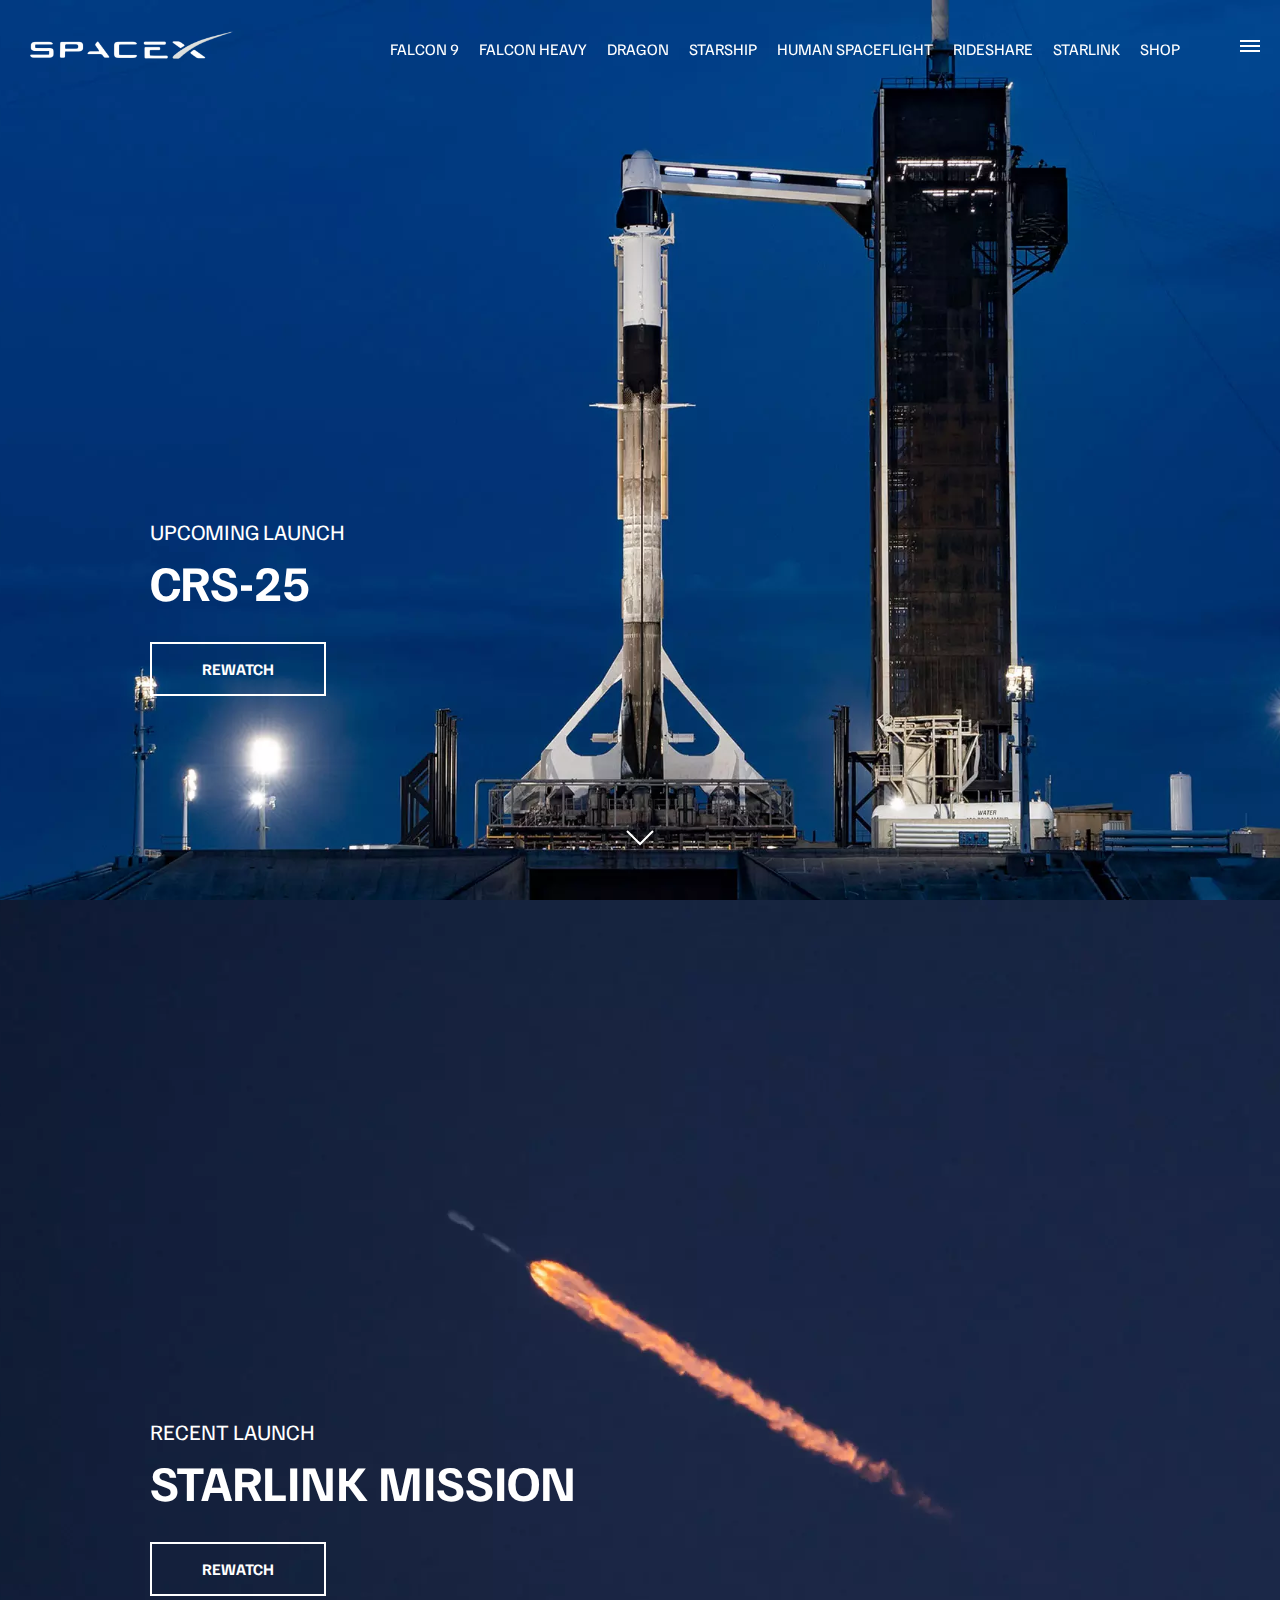
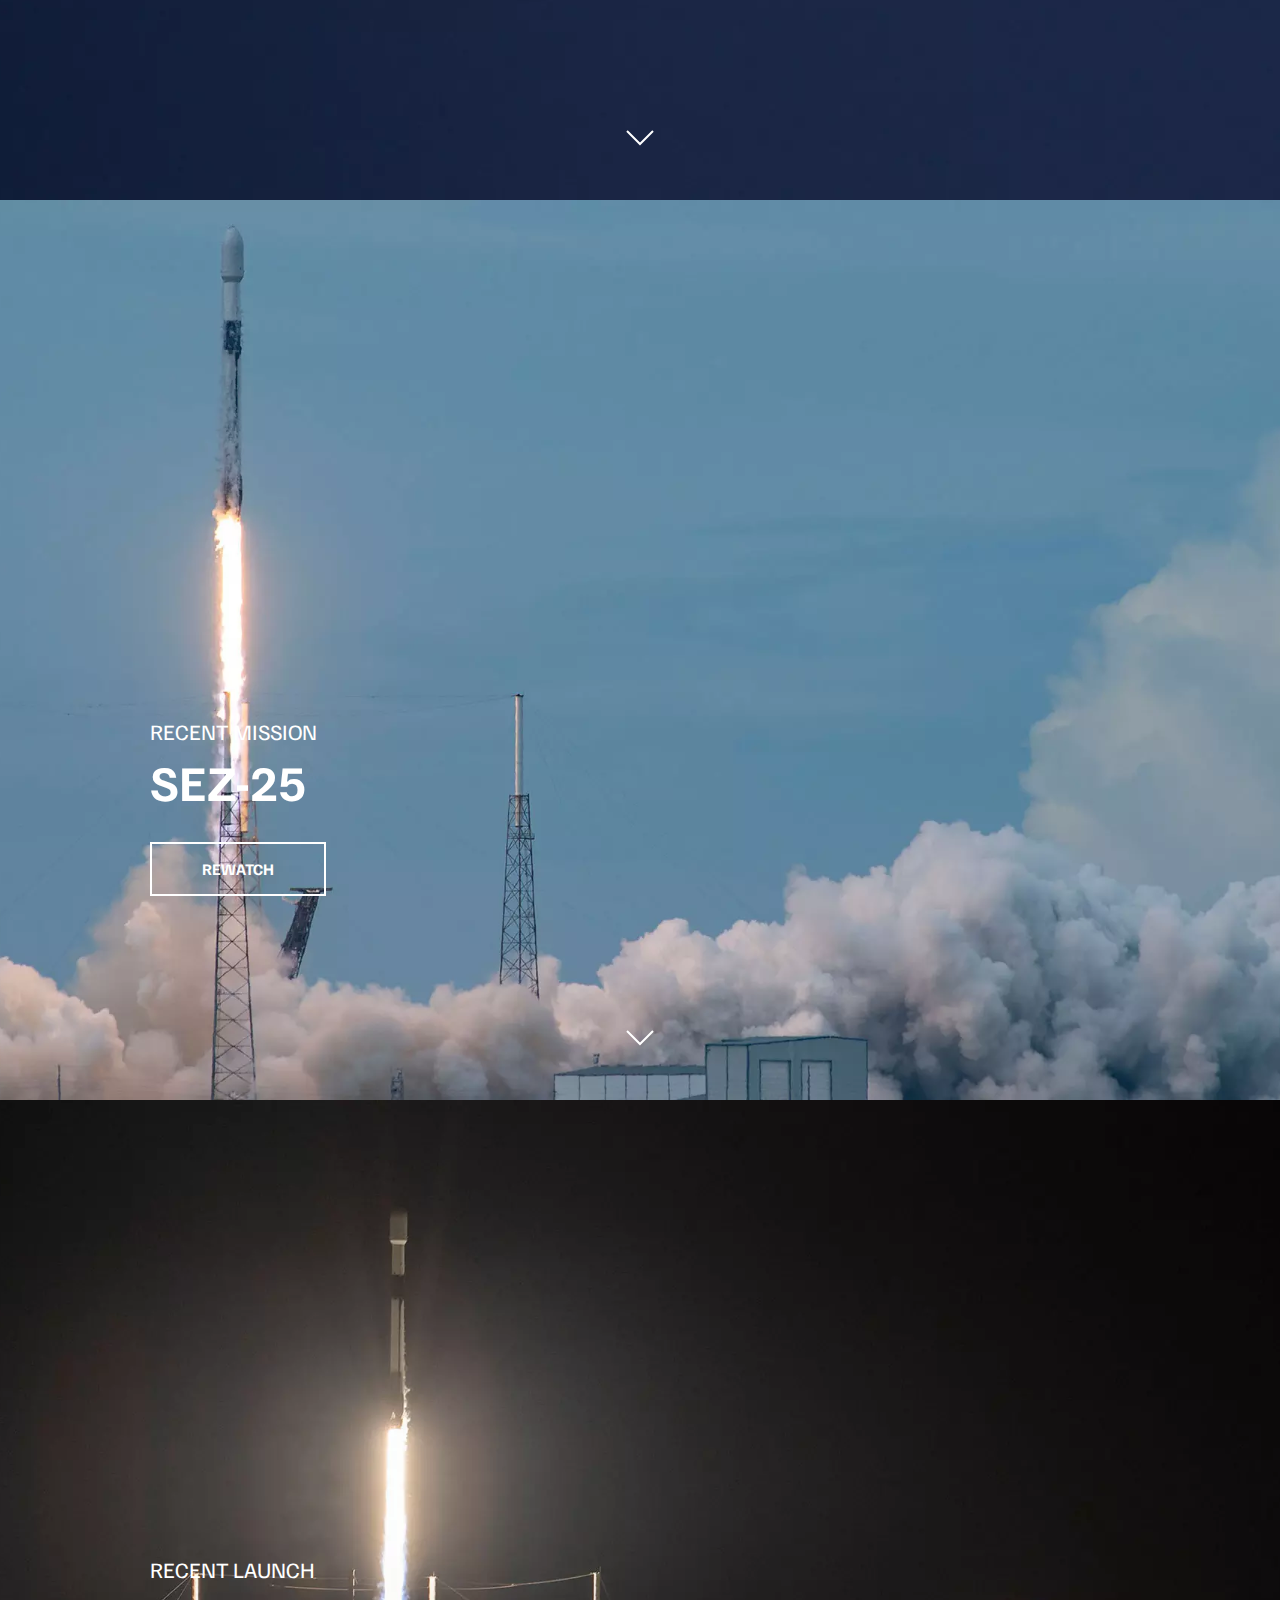
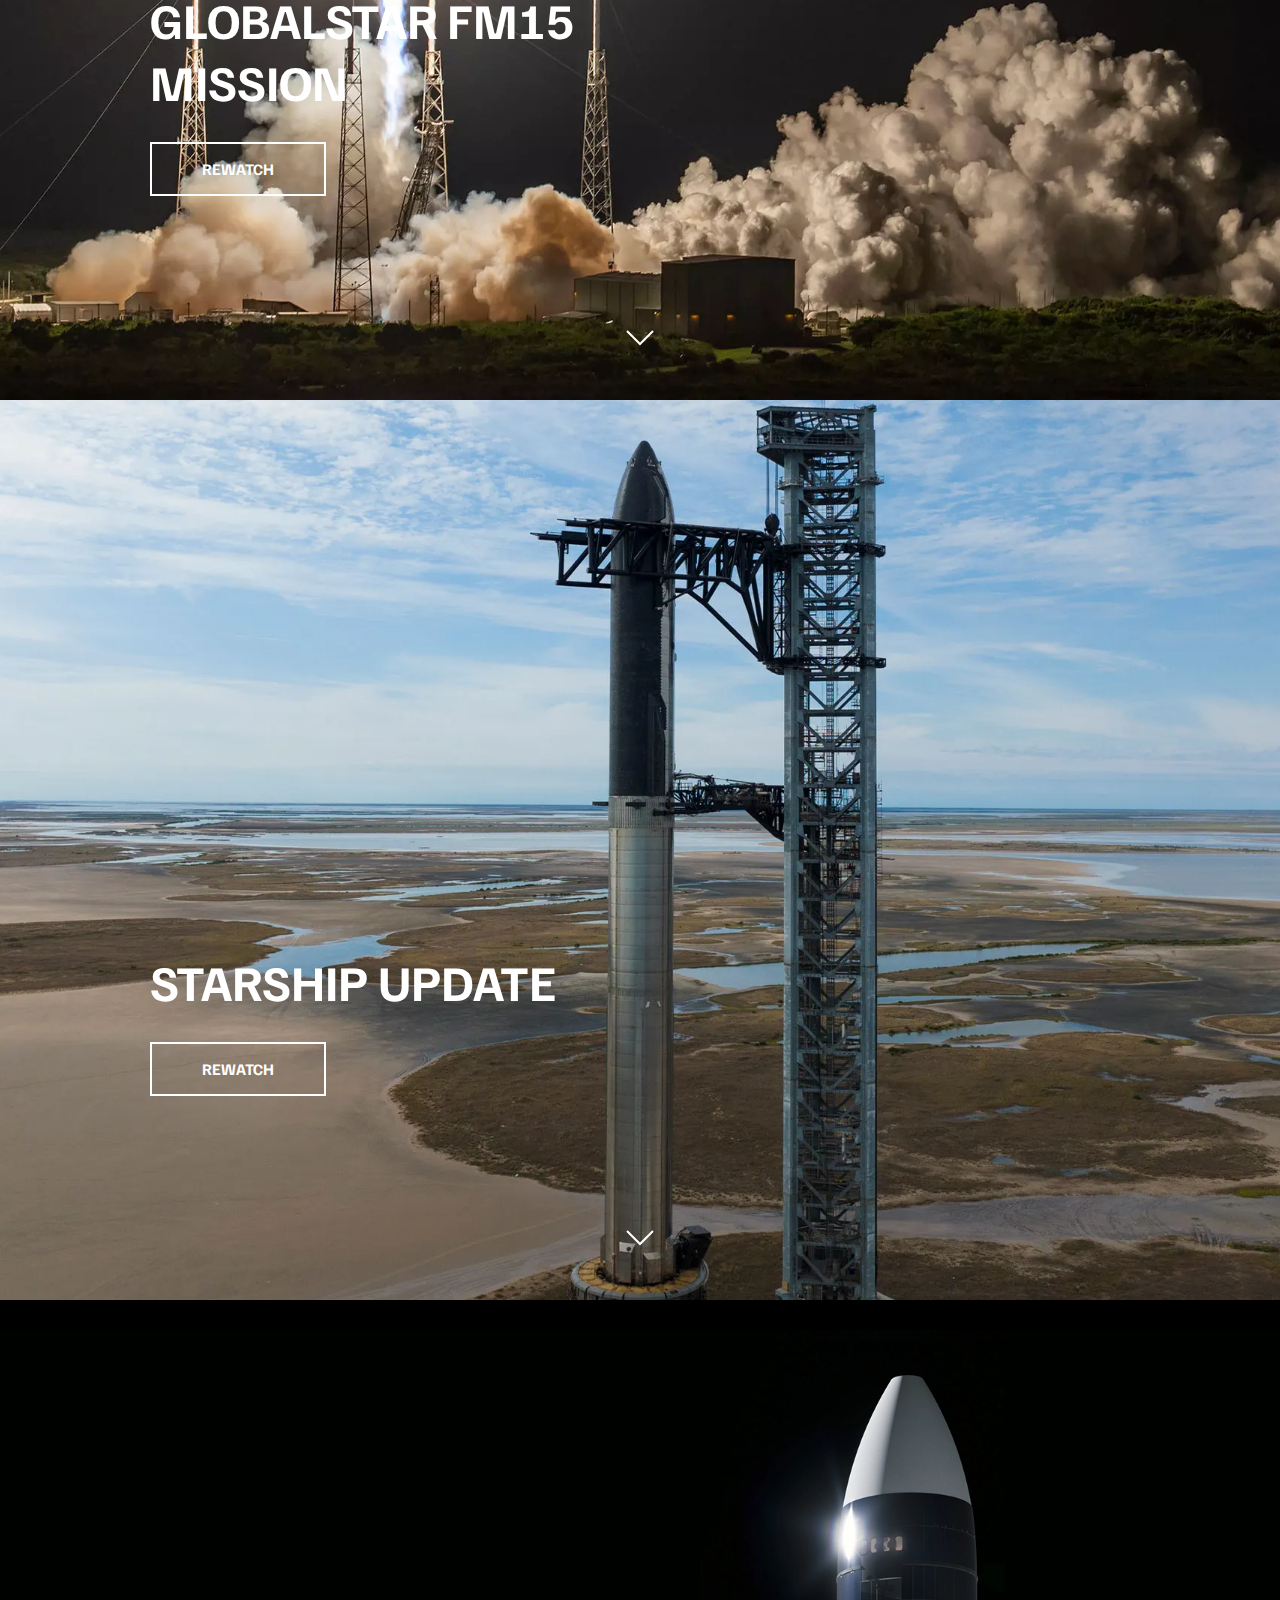
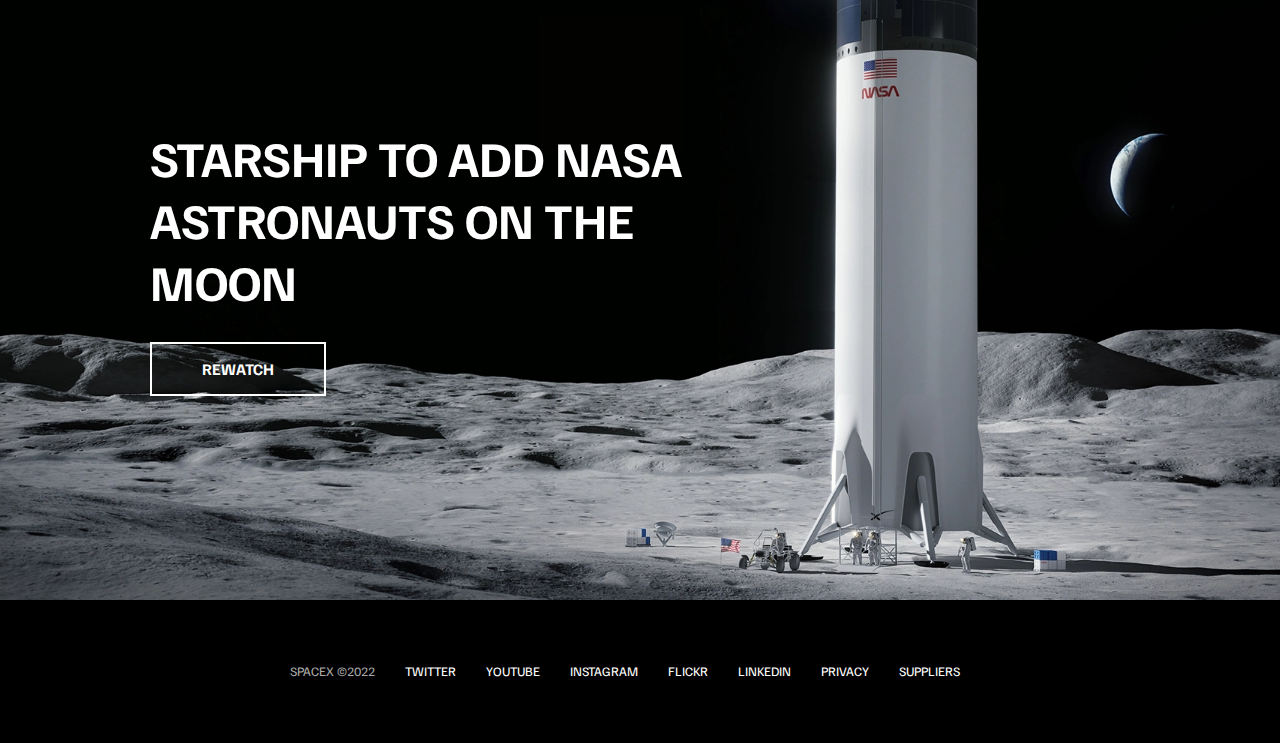
<file: index.html>
<!-- Radhe Radhe -->
<!DOCTYPE html>
<html lang="en">
<head>
    <meta charset="UTF-8">
    <meta http-equiv="X-UA-Compatible" content="IE=edge">
    <meta name="viewport" content="width=device-width, initial-scale=1.0">
    <link rel="stylesheet" href="css/style.css">
    <script src="js/script.js" defer></script>
    <title>SpaceX</title>
</head>
<body>
    <div id="overlay"></div>
    <div id="mobile-menu" class="mobile-main-menu">
        <ul>
            <li><a href="#">Mission</a></li>
            <li><a href="#">Launches</a></li>
            <li><a href="#">Careers</a></li>
            <li><a href="#">Updates</a></li>
            <li><a href="#">Shop</a></li>
            <li class="mobile-only"><a href="falcon9.html">Falcon 9</a></li> 
            <li class="mobile-only"><a href="dragon.html">Dragon</a></li>
            <li class="mobile-only"><a href="#">Starship</a></li> 
            <li class="mobile-only"><a href="falcon-heavy.html">Falcon Heavy</a></li>
            <li class="mobile-only"><a href="#">Human Spaceflight</a></li> 
            <li class="mobile-only"><a href="#">Rideshare</a></li> 
            <li class="mobile-only"><a href="#">Starlink</a></li> 
        </ul>
    </div>
    <header class="main-header">
        <div class="logo">
            <a href="index.html">
                <img src="img/logo.png" alt="SpaceX">
            </a>
        </div>
        <nav class="desktop-main-menu">
            <ul>
               <li><a href="falcon9.html">Falcon 9</a></li> 
               <li><a href="falcon-heavy.html">Falcon Heavy</a></li>
               <li><a href="dragon.html">Dragon</a></li>
               <li><a href="#">Starship</a></li> 
               <li><a href="#">Human Spaceflight</a></li> 
               <li><a href="#">Rideshare</a></li> 
               <li><a href="#">Starlink</a></li> 
               <li><a href="#">Shop</a></li>   
            </ul>
        </nav>
    </header>
    <!-- Hamburger Menu -->
    <button id="menu-btn" class="hamburger" type="button">
        <span class="hamburger-top"></span>
        <span class="hamburger-middle"></span>
        <span class="hamburger-bottom"></span>

    </button>
    <!-- Section A -->
    <section class="section-a">
       <div class="section-inner">
        <h4>Upcoming Launch</h4>
        <h2>CRS-25</h2>
        <a href="#" class="btn">
            <div class="hover"></div>
            <span>Rewatch</span>
        </a>
       </div> 
       <div class="scroll-arrow">
        <svg width="30px" height="20px">
            <path
            stroke="#ffffff"
            fill="none"
            stroke-width="2px"
            d="M2.000,5.000 L15.000,18.000 L28.000,5.000">
        </path>
        </svg>
       </div>
    </section>
    <!-- Section B -->
    <section class="section-b">
        <div class="section-inner">
         <h4>Recent Launch</h4>
         <h2>Starlink Mission</h2>
         <a href="#" class="btn">
             <div class="hover"></div>
             <span>Rewatch</span>
         </a>
        </div> 
        <div class="scroll-arrow">
         <svg width="30px" height="20px">
             <path
             stroke="#ffffff"
             fill="none"
             stroke-width="2px"
             d="M2.000,5.000 L15.000,18.000 L28.000,5.000">
         </path>
         </svg>
        </div>
     </section>
     <!-- Section -c -->
     <section class="section-c">
        <div class="section-inner">
         <h4>Recent Mission</h4>
         <h2>SEZ-25</h2>
         <a href="#" class="btn">
             <div class="hover"></div>
             <span>Rewatch</span>
         </a>
        </div> 
        <div class="scroll-arrow">
         <svg width="30px" height="20px">
             <path
             stroke="#ffffff"
             fill="none"
             stroke-width="2px"
             d="M2.000,5.000 L15.000,18.000 L28.000,5.000">
         </path>
         </svg>
        </div>
     </section>
     <!-- Section D -->
     <section class="section-d">
        <div class="section-inner">
         <h4>Recent Launch</h4>
         <h2>Globalstar FM15 Mission</h2>
         <a href="#" class="btn">
             <div class="hover"></div>
             <span>Rewatch</span>
         </a>
        </div> 
        <div class="scroll-arrow">
         <svg width="30px" height="20px">
             <path
             stroke="#ffffff"
             fill="none"
             stroke-width="2px"
             d="M2.000,5.000 L15.000,18.000 L28.000,5.000">
         </path>
         </svg>
        </div>
     </section>
     <!-- Section E -->
     <section class="section-e">
        <div class="section-inner">
         <h2>StarShip Update</h2>
         <a href="#" class="btn">
             <div class="hover"></div>
             <span>Rewatch</span>
         </a>
        </div> 
        <div class="scroll-arrow">
         <svg width="30px" height="20px">
             <path
             stroke="#ffffff"
             fill="none"
             stroke-width="2px"
             d="M2.000,5.000 L15.000,18.000 L28.000,5.000">
         </path>
         </svg>
        </div>
     </section>
     <!-- Section F -->
     <section class="section-f">
        <div class="section-inner">
         <h2>StarShip to add NASA astronauts on the moon</h2>
         <a href="#" class="btn">
             <div class="hover"></div>
             <span>Rewatch</span>
         </a>
        </div> 
     </section>
     <footer>
        <ul>
            <li>SpaceX &copy;2022</li>
            <li><a href="#">Twitter</a></li>
            <li><a href="#">YouTube</a></li>
            <li><a href="#">Instagram</a></li>
            <li><a href="#">Flickr</a></li>
            <li><a href="#">LinkedIn</a></li>
            <li><a href="#">Privacy</a></li>
            <li><a href="#">Suppliers</a></li>
        </ul>
     </footer>
</body>
</html>
</file>
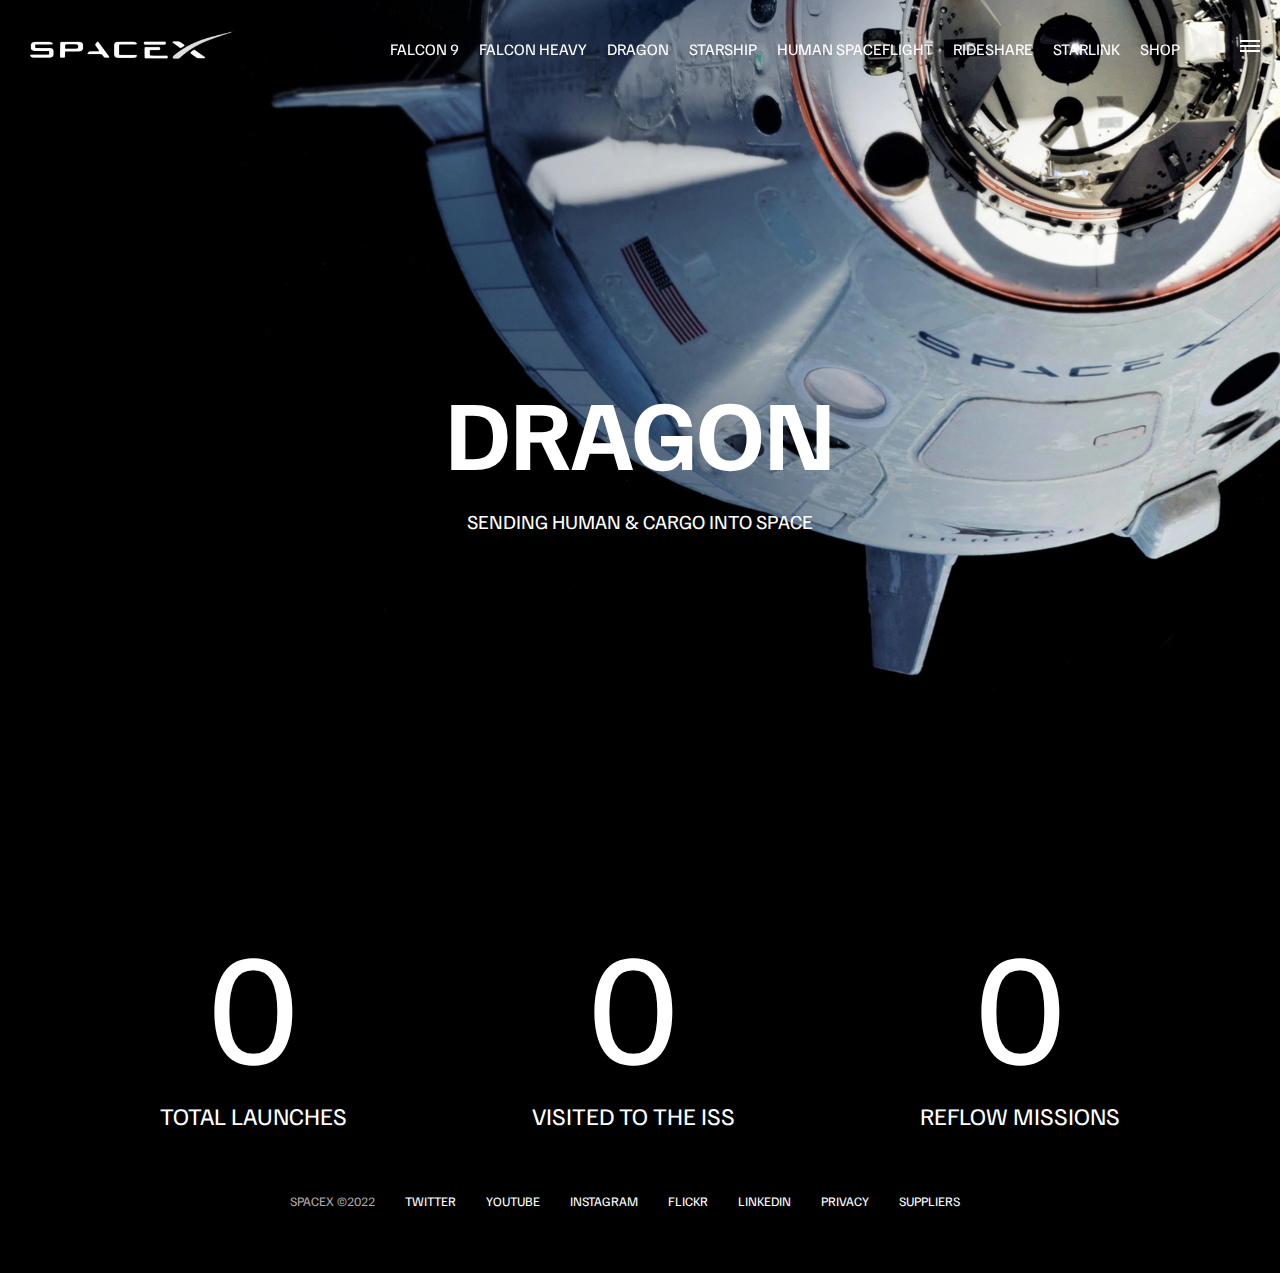
<file: dragon.html>
<!-- Radhe Radhe -->
<!DOCTYPE html>
<html lang="en">
<head>
    <meta charset="UTF-8">
    <meta http-equiv="X-UA-Compatible" content="IE=edge">
    <meta name="viewport" content="width=device-width, initial-scale=1.0">
    <link rel="stylesheet" href="css/style.css">
    <script src="js/script.js" defer></script>
    <title>SpaceX-dragon</title>
</head>
<body>
    <div id="overlay"></div>
    <div id="mobile-menu" class="mobile-main-menu">
        <ul>
            <li><a href="#">Mission</a></li>
            <li><a href="#">Launches</a></li>
            <li><a href="#">Careers</a></li>
            <li><a href="#">Updates</a></li>
            <li><a href="#">Shop</a></li>
            <li class="mobile-only"><a href="falcon9.html">Falcon 9</a></li> 
            <li class="mobile-only"><a href="dragon.html">Dragon</a></li>
            <li class="mobile-only"><a href="#">Starship</a></li> 
            <li class="mobile-only"><a href="falcon-heavy.html">Falcon Heavy</a></li>
            <li class="mobile-only"><a href="#">Human Spaceflight</a></li> 
            <li class="mobile-only"><a href="#">Rideshare</a></li> 
            <li class="mobile-only"><a href="#">Starlink</a></li> 
        </ul>
    </div>
    <header class="main-header">
        <div class="logo">
            <a href="index.html">
                <img src="img/logo.png" alt="SpaceX">
            </a>
        </div>
        <nav class="desktop-main-menu">
            <ul>
               <li><a href="falcon9.html">Falcon 9</a></li> 
               <li><a href="falcon-heavy.html">Falcon Heavy</a></li>
               <li><a href="dragon.html">Dragon</a></li>
               <li><a href="#">Starship</a></li> 
               <li><a href="#">Human Spaceflight</a></li> 
               <li><a href="#">Rideshare</a></li> 
               <li><a href="#">Starlink</a></li> 
               <li><a href="#">Shop</a></li>   
            </ul>
        </nav>
    </header>
    <!-- Hamburger Menu -->
    <button id="menu-btn" class="hamburger" type="button">
        <span class="hamburger-top"></span>
        <span class="hamburger-middle"></span>
        <span class="hamburger-bottom"></span>

    </button>
    <section class="section-animate bg-dragon"></section>
    <div class="section-inner-center">
        <h3>Dragon</h3>
        <p>Sending human & cargo into space</p>
    </div>
    <div class="stats">
        <div>
            <span class="counter" data-target="34">0</span>
            <h4>Total Launches</h4>
        </div>
        <div>
            <span class="counter" data-target="28">0</span>
            <h4>Visited to the ISS</h4>
        </div>
        <div>
            <span class="counter" data-target="46">0</span>
            <h4>Reflow Missions</h4>
        </div>
    </div>
     <footer>
        <ul>
            <li>SpaceX &copy;2022</li>
            <li><a href="#">Twitter</a></li>
            <li><a href="#">YouTube</a></li>
            <li><a href="#">Instagram</a></li>
            <li><a href="#">Flickr</a></li>
            <li><a href="#">LinkedIn</a></li>
            <li><a href="#">Privacy</a></li>
            <li><a href="#">Suppliers</a></li>
        </ul>
     </footer>
</body>
</html>
</file>
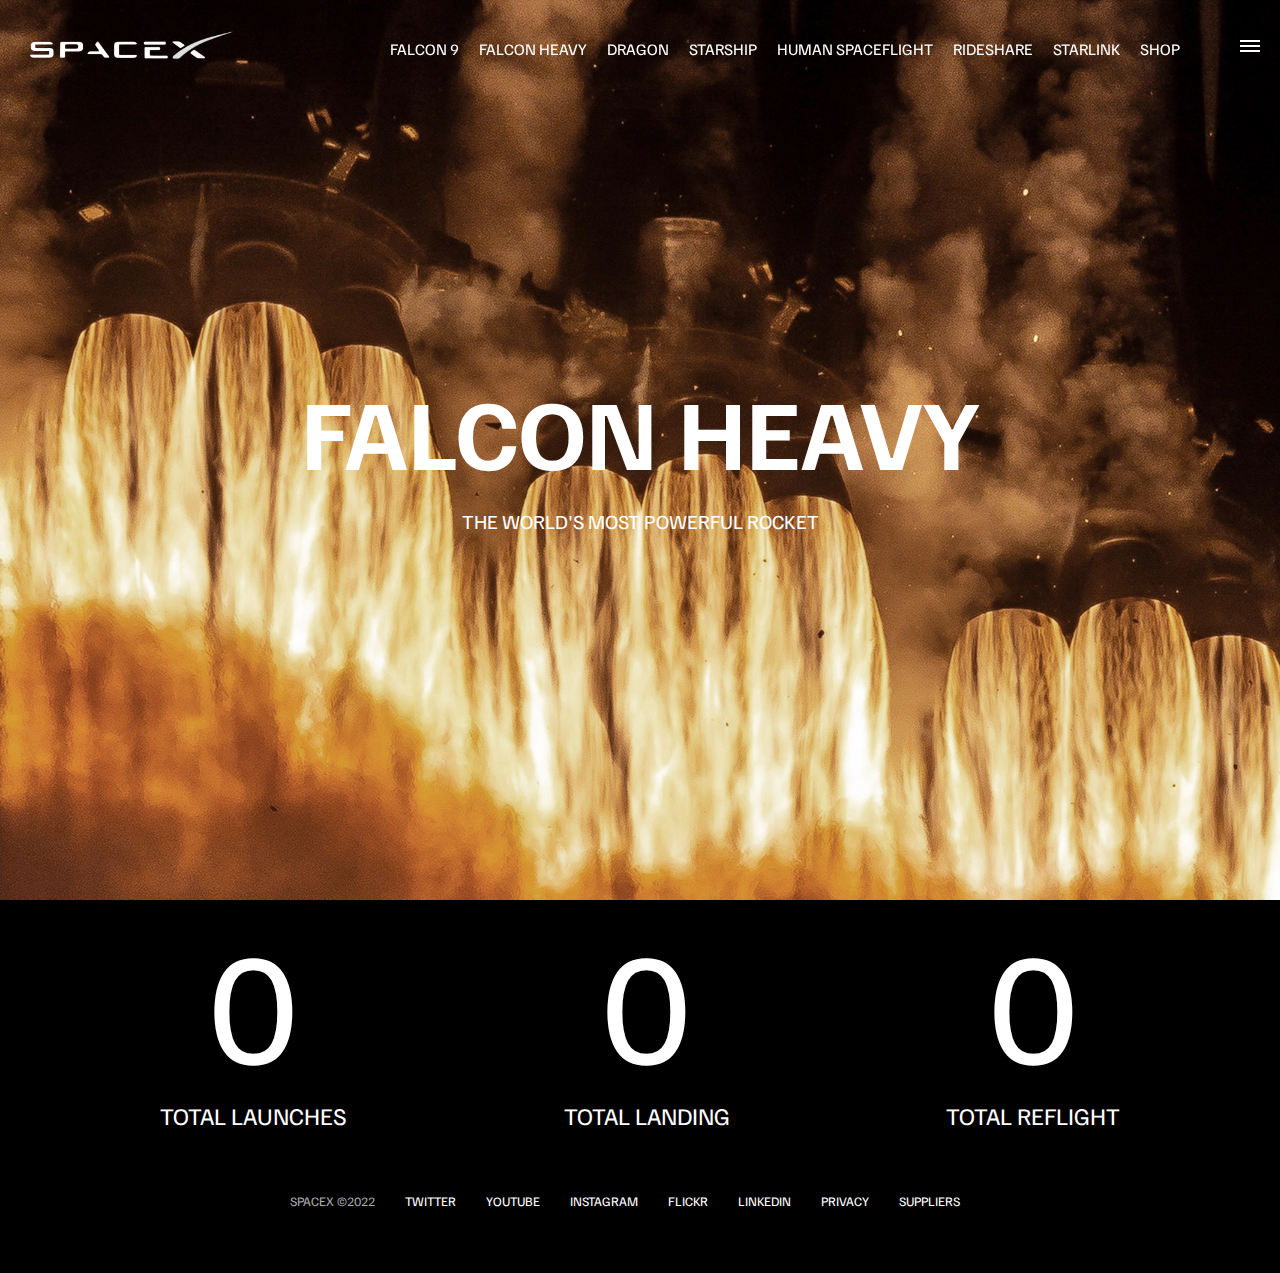
<file: falcon-heavy.html>
<!-- Radhe Radhe -->
<!DOCTYPE html>
<html lang="en">
<head>
    <meta charset="UTF-8">
    <meta http-equiv="X-UA-Compatible" content="IE=edge">
    <meta name="viewport" content="width=device-width, initial-scale=1.0">
    <link rel="stylesheet" href="css/style.css">
    <script src="js/script.js" defer></script>
    <title>SpaceX-Falcon Heavy</title>
</head>
<body>
    <div id="overlay"></div>
    <div id="mobile-menu" class="mobile-main-menu">
        <ul>
            <li><a href="#">Mission</a></li>
            <li><a href="#">Launches</a></li>
            <li><a href="#">Careers</a></li>
            <li><a href="#">Updates</a></li>
            <li><a href="#">Shop</a></li>
            <li class="mobile-only"><a href="falcon9.html">Falcon 9</a></li> 
            <li class="mobile-only"><a href="dragon.html">Dragon</a></li>
            <li class="mobile-only"><a href="#">Starship</a></li> 
            <li class="mobile-only"><a href="falcon-heavy.html">Falcon Heavy</a></li>
            <li class="mobile-only"><a href="#">Human Spaceflight</a></li> 
            <li class="mobile-only"><a href="#">Rideshare</a></li> 
            <li class="mobile-only"><a href="#">Starlink</a></li> 
        </ul>
    </div>
    <header class="main-header">
        <div class="logo">
            <a href="index.html">
                <img src="img/logo.png" alt="SpaceX">
            </a>
        </div>
        <nav class="desktop-main-menu">
            <ul>
               <li><a href="falcon9.html">Falcon 9</a></li> 
               <li><a href="falcon-heavy.html">Falcon Heavy</a></li>
               <li><a href="dragon.html">Dragon</a></li>
               <li><a href="#">Starship</a></li> 
               <li><a href="#">Human Spaceflight</a></li> 
               <li><a href="#">Rideshare</a></li> 
               <li><a href="#">Starlink</a></li> 
               <li><a href="#">Shop</a></li>   
            </ul>
        </nav>
    </header>
    <!-- Hamburger Menu -->
    <button id="menu-btn" class="hamburger" type="button">
        <span class="hamburger-top"></span>
        <span class="hamburger-middle"></span>
        <span class="hamburger-bottom"></span>

    </button>
    <section class="section-animate bg-falcon-heavy"></section>
    <div class="section-inner-center">
        <h3>Falcon Heavy</h3>
        <p>The World's most powerful rocket</p>
    </div>
    <div class="stats">
        <div>
            <span class="counter" data-target="3">0</span>
            <h4>Total Launches</h4>
        </div>
        <div>
            <span class="counter" data-target="7">0</span>
            <h4>Total Landing</h4>
        </div>
        <div>
            <span class="counter" data-target="4">0</span>
            <h4>Total Reflight</h4>
        </div>
    </div>
     <footer>
        <ul>
            <li>SpaceX &copy;2022</li>
            <li><a href="#">Twitter</a></li>
            <li><a href="#">YouTube</a></li>
            <li><a href="#">Instagram</a></li>
            <li><a href="#">Flickr</a></li>
            <li><a href="#">LinkedIn</a></li>
            <li><a href="#">Privacy</a></li>
            <li><a href="#">Suppliers</a></li>
        </ul>
     </footer>
</body>
</html>
</file>
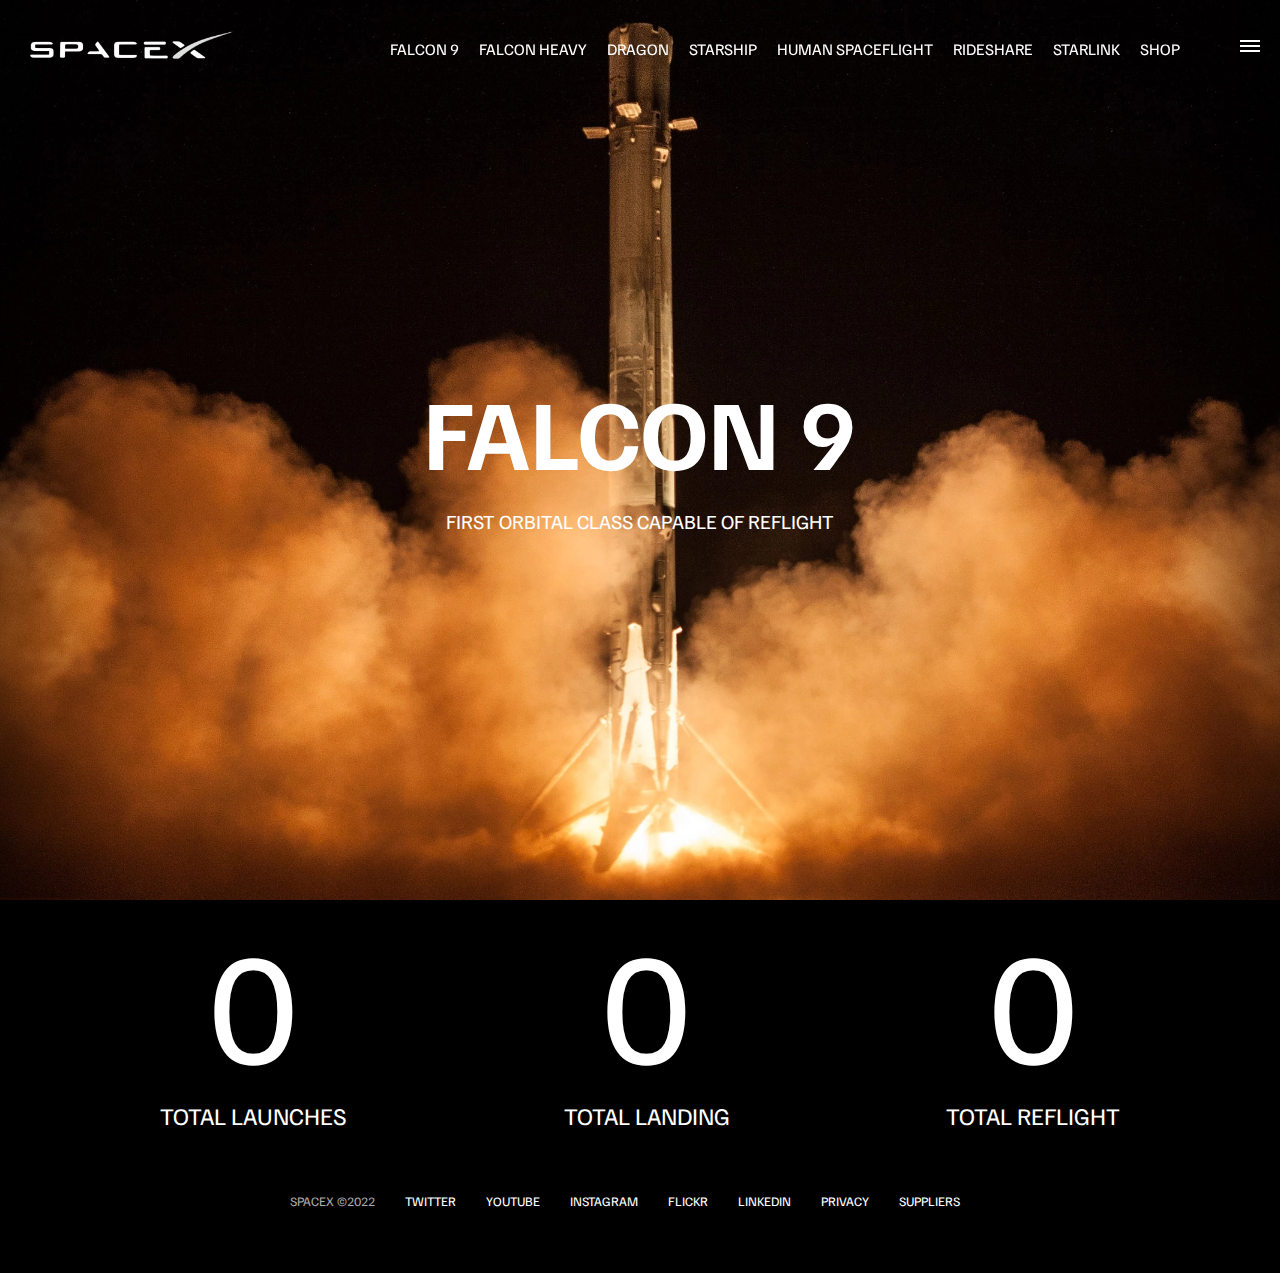
<file: falcon9.html>
<!-- Radhe Radhe -->
<!DOCTYPE html>
<html lang="en">
<head>
    <meta charset="UTF-8">
    <meta http-equiv="X-UA-Compatible" content="IE=edge">
    <meta name="viewport" content="width=device-width, initial-scale=1.0">
    <link rel="stylesheet" href="css/style.css">
    <script src="js/script.js" defer></script>
    <title>SpaceX-Falcon 9</title>
</head>
<body>
    <div id="overlay"></div>
    <div id="mobile-menu" class="mobile-main-menu">
        <ul>
            <li><a href="#">Mission</a></li>
            <li><a href="#">Launches</a></li>
            <li><a href="#">Careers</a></li>
            <li><a href="#">Updates</a></li>
            <li><a href="#">Shop</a></li>
            <li class="mobile-only"><a href="falcon9.html">Falcon 9</a></li> 
            <li class="mobile-only"><a href="dragon.html">Dragon</a></li>
            <li class="mobile-only"><a href="#">Starship</a></li> 
            <li class="mobile-only"><a href="falcon-heavy.html">Falcon Heavy</a></li>
            <li class="mobile-only"><a href="#">Human Spaceflight</a></li> 
            <li class="mobile-only"><a href="#">Rideshare</a></li> 
            <li class="mobile-only"><a href="#">Starlink</a></li> 
        </ul>
    </div>
    <header class="main-header">
        <div class="logo">
            <a href="index.html">
                <img src="img/logo.png" alt="SpaceX">
            </a>
        </div>
        <nav class="desktop-main-menu">
            <ul>
               <li><a href="falcon9.html">Falcon 9</a></li> 
               <li><a href="falcon-heavy.html">Falcon Heavy</a></li>
               <li><a href="dragon.html">Dragon</a></li>
               <li><a href="#">Starship</a></li> 
               <li><a href="#">Human Spaceflight</a></li> 
               <li><a href="#">Rideshare</a></li> 
               <li><a href="#">Starlink</a></li> 
               <li><a href="#">Shop</a></li>   
            </ul>
        </nav>
    </header>
    <!-- Hamburger Menu -->
    <button id="menu-btn" class="hamburger" type="button">
        <span class="hamburger-top"></span>
        <span class="hamburger-middle"></span>
        <span class="hamburger-bottom"></span>

    </button>
    <section class="section-animate bg-falcon-9"></section>
    <div class="section-inner-center">
        <h3>Falcon 9</h3>
        <p>First orbital Class capable of reflight</p>
    </div>
    <div class="stats">
        <div>
            <span class="counter" data-target="3">0</span>
            <h4>Total Launches</h4>
        </div>
        <div>
            <span class="counter" data-target="7">0</span>
            <h4>Total Landing</h4>
        </div>
        <div>
            <span class="counter" data-target="4">0</span>
            <h4>Total Reflight</h4>
        </div>
    </div>
     <footer>
        <ul>
            <li>SpaceX &copy;2022</li>
            <li><a href="#">Twitter</a></li>
            <li><a href="#">YouTube</a></li>
            <li><a href="#">Instagram</a></li>
            <li><a href="#">Flickr</a></li>
            <li><a href="#">LinkedIn</a></li>
            <li><a href="#">Privacy</a></li>
            <li><a href="#">Suppliers</a></li>
        </ul>
     </footer>
</body>
</html>
</file>
<file: css/style.css>
/* Radhe Radhe */
@import url('https://fonts.googleapis.com/css2?family=Familjen+Grotesk:wght@400;600;700&display=swap');
*, *::before, *::after{
    margin:0;
    padding:0;
    box-sizing: border-box;
}
body{
    
    font-family:'Familjen Grotesk',sans-serif;
    background:#000;
    color:#fff;
}
a{
    text-decoration:none;
    color:#fff;
}
ul{
    list-style:none;
}
.main-header{
    position: fixed;
    top:0;
    left:0;
    width:100%;
    z-index:3;
    display:flex;
    justify-content:space-between;
    align-items:center;
    text-transform:uppercase;
    height:100px;
    padding:0 30px;
}
/* logo */
.logo{
    width:210px;
    height:auto;
}
.logo img{
    display:block;
    width:100%;
    height:auto;
}
 /* Desktop Menu */
.desktop-main-menu{
    margin-right:50px;
}
.desktop-main-menu ul{
    display:flex;
}
.desktop-main-menu ul li{
    position:relative;
    margin-right:20px;
    padding-bottom:2px;
}
/* Main menu bottom border */
.desktop-main-menu ul li a::after{
    content:'';
    position:absolute;
    bottom:0;
    left:0;
    width:100%;
    height:1px;
    background:#fff;
    transform:scaleX(0);
    transition:transform 0.6s cubic-bezier(0.19,1,0.22,1);
    transform-origin:right center;
}
.desktop-main-menu ul li a:hover::after{
    transform:scaleX(1);
    transform-origin:left center;
    transition-duration:0.4s;

}
/* Sections */
section{
    position:relative;
    height:100vh;
    background-position:center center;
    background-repeat:no-repeat;
    background-size:cover;
    text-transform:uppercase;
}
/* section inner */
.section-inner{
    position:absolute;
    bottom:200px;
    left:150px;
    max-width:560px;
}
.section-inner h4{
    font-size:22px;
    margin-bottom:5px;
    font-weight:300;
    animation:fadeInUp 0.5s ease-in-out;
}
.section-inner h2{
    font-size:50px;
    font-weight:700;
    margin-bottom:20px;
    animation:fadeInUp 0.5s ease-in-out 0.2s;
    animation-fill-mode:both;
}
.section-inner a{
    animation:fadeInUp 0.5s ease-in-out 0.2s; 
    animation:fadeInUp 0.5s ease-in-out;

}
/* Background images */
.section-a{
    background-image:url('../img/section-a.webp');
}
.section-b{
    background-image:url('../img/section-b.webp');
}
.section-c{
    background-image:url('../img/section-c.webp');
}
.section-d{
    background-image:url('../img/section-d.webp');
}
.section-e{
    background-image:url('../img/section-e.webp');
}
.section-f{
    background-image:url('../img/section-f.webp');
}
.btn{
    position:relative;
    display:inline-block;
    cursor:pointer;
    text-align:center;
    min-width:130px;
    padding:15px 50px;
    margin-top:10px;
    border:2px solid #fff;
    text-transform:uppercase;
    font-weight:bold;
    overflow:hidden;
    z-index:2;
}
.btn:hover span{
    color:#000;
}
.btn.hover{
    position:absolute;
    top:0;
    left:0;
    width:100%;
    height:100%;
    background-color:#fff;
    color:#000;
    z-index:-1;
    transform:translateY(100%);
    transition:transform 0.6s cubic-bezier(0.19,1,0.22,1);
}
.btn:hover.hover{
    transform:translateY(0 );
}
.scroll-arrow{
    position:absolute;
    bottom:50px;
    left:50%;
    transform:translateX(-50%);
    animation:fadeBounce 5s infinite;
}
/* footer */
footer{
    position:relative;
    padding:55px 0;

}
footer  ul{
    display:flex;
    justify-content:center;
    align-items:center;
    flex-wrap:wrap; 
}
footer ul li{
    margin-right:30px;
    color:#aaa;
    text-transform:uppercase;
    font-size:13px;
    line-height:2.5;
}
footer ul li a{
    color:#fff;
    transition:color 0.6s;
}
footer ul li a:hover{
    color:#aaa;
}
/* Hamburger Menu */
.hamburger {
    position:fixed;
    top:40px;
    right:20px;
    z-index:10;
    cursor:pointer;
    width:20px;
    height:20px;
    background:none;
    border:none;
}
.hamburger-top,
.hamburger-middle,
.hamburger-bottom{
    position:absolute;
    width:20px;
    height:2px;
    top:0;
    left:0;
    background:#fff;
    transition:all 0.5s;
}
.hamburger-middle{
    transform:translateY(5px);
}
.hamburger-bottom{
    transform:translateY(10px);
}
/* transform hamburger to X when open */
.open{
    transform:rotate(90deg);
}
.open .hamburger-top{
     transform:rotate(45deg) translateY(6px) translateX(6px);    
}
.open .hamburger-middle{
    display:none;
}
.open .hamburger-bottom{
    transform:rotate(-45deg) translateY(6px) translateX(-6px);
}

/* Overlay */
.overlay-show{
    position:fixed;
    top:0;
    left:0;
    width:100%;
    height:100%;
    background-color:rgba(0,0,0,0.5);
    z-index:3;
}
/* Stop body Scrolling */
.stop-scrolling{
    overflow:hidden;
}
/* hide mobile main menu items*/
.mobile-only{
    display:none;
}
/* Mobile menu */
.mobile-main-menu{
    position:fixed;
    top:0;
    right:0;
    width:350px;
    height:100%;
    background:#000;
    z-index:4;
    display:flex;
    align-items:center;
    justify-content:center;
    transform:translateX(100%);
    transition:transform 0.6s cubic-bezier(0.19,1,0.22,1);
}
/* Bring menu from right */
.show-menu{
    transform:translateX(0);
}
.mobile-main-menu ul{
    display:flex;
    flex-direction:column;
    align-items:end;
    justify-content:center;
    padding:50px;
    width:100%;
}
.mobile-main-menu ul li{
    margin-bottom:20px;
    font-size:18px;
    text-transform:uppercase;
    border-bottom:1px #555 dotted;
    width:100%;
    text-align:right;
    padding-bottom:8px;
}
.mobile-main-menu ul li a{
    color:#fff;
    transition:color 0.6s; 
}
.mobile-main-menu ul li a:hover{
    color:#aaa;

}
/* Inner Pages */
.bg-falcon-9{
    background-image:url('../img/falcon-9.webp');
}
.bg-falcon-heavy{
    background-image:url('../img/falcon-heavy.webp');
}
.bg-dragon{
    background-image:url('../img/dragon.webp');
}
.section-animate{
    animation:fadeIn 2s ease-in-out;
}
.section-inner-center{
    position:absolute;
    top:50%;
    left:50%;
    transform:translate(-50%,-50%);
    text-transform:uppercase;
    text-align:center;
    width:80%;
}
.section-inner-center h3{
    font-size:100px;
    margin-bottom:15px;
    animation:fadeInUp 0.5s ease-in-out 0.2s;
    
}
.section-inner-center p{
    font-size:20px;
    animation:fadeInUp 0.5s ease-in-out 0.2s;
    animation-fill-mode:both;
}
/* Stats */
.stats{
    max-width:960px;
    margin:0 auto;
    display:flex;
    align-items:center;
    justify-content: space-between;
    text-align:center;
    text-transform:uppercase;
}
.stats div span{
    font-size:160px;
}
.stats div h4{
    font-size:24px;
    font-weight:300;
}
/* Animations */
@keyframes fadeInUp{
    0%{
        opacity:0;
        transform:translateY(140px);
    }
    100%{
        opacity:1;
        transform:translateY(0);
    }
}
@keyframes fadeIn{
    0%{
        opacity:0;
    }
    100%{
        opacity:1;
    }
}
@keyframes fadeBounce{
    0%,
    20%,
    50%,
    80%,
    100%{
        opacity:0;
        transform:translateY(-20px)
    }
    40%{
        opacity:1;
        transform:translateY(0);
    }
}
/* Media Queries */
@media(max-width:960px){
    /* Hide desktop menu */
    .desktop-main-menu{
        display:none;   
    }
    /* Show main mobile items */
    .mobile-only{
        display:block;
    }
    .section-inner-center h3{
        font-size:75px;
    }
}
@media(max-width:600px){
    .section-inner{
        bottom:75px;
        left:20px;
    }
    .section-inner h2{
        font-size:40px;
    }
    footer ul li:first-child{
        position:absolute;
        top:30px;
        left:50%;
        transform:translate(-50%,-50%);
    }
    footer ul li{
        margin-right:15px;
    }
    .logo{
        width:150px;
        margin:auto;
    }
    .section-inner-center h3{
        width:80%;
    }
    .section-inner-center h3{
        font-size:50px;
    }
    /* Stats */
    .stats{
        flex-direction:column;
    }
    .stats div{
        margin-bottom:20px;
    }
}
</file>
